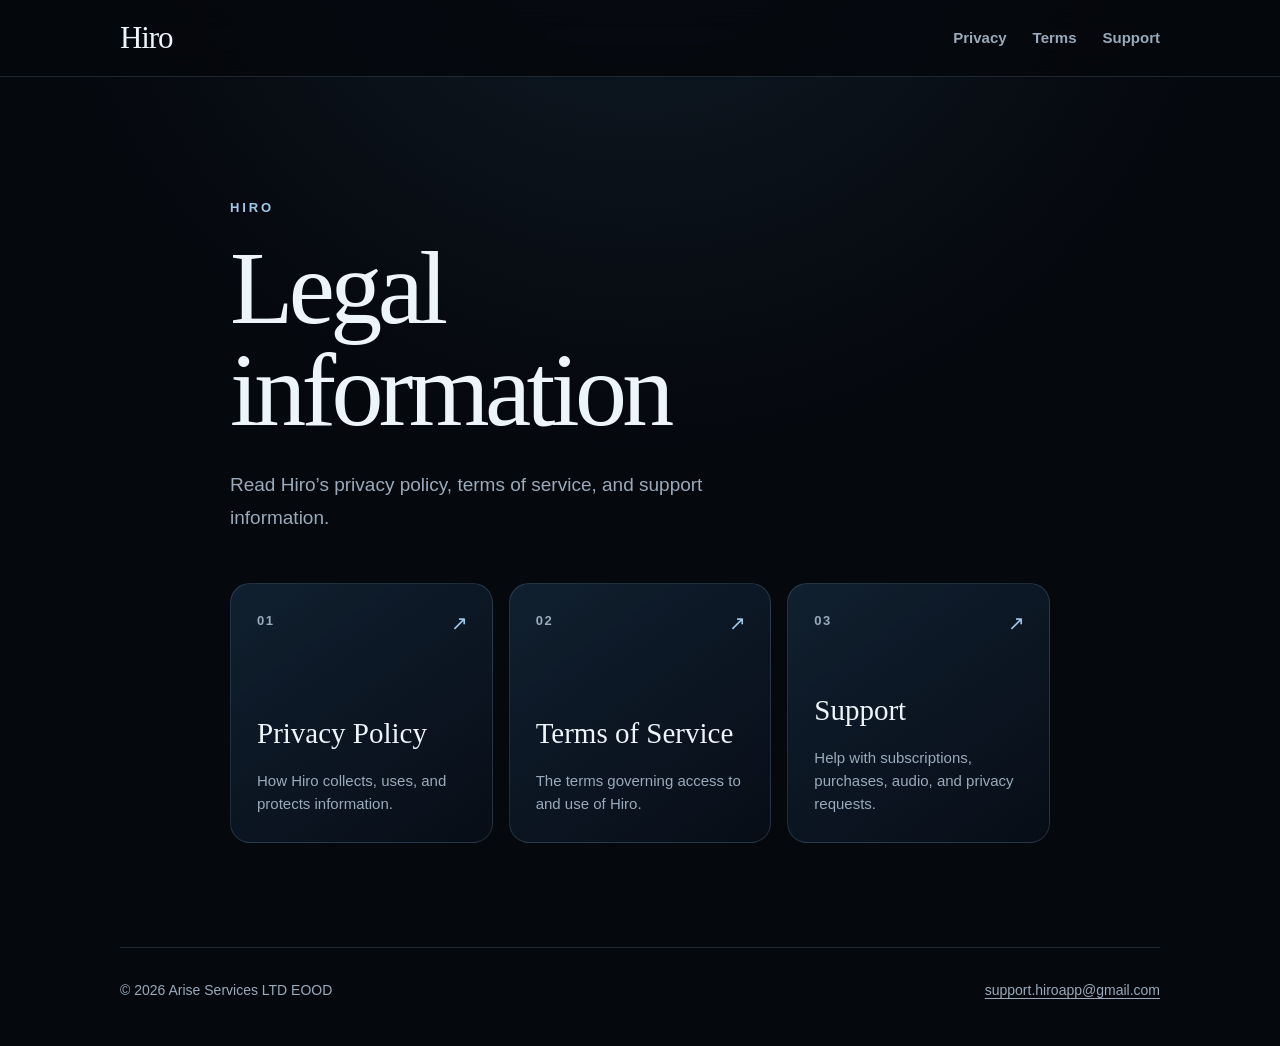
<file: index.html>
<!doctype html>
<html lang="en">
<head>
  <meta charset="utf-8">
  <meta name="viewport" content="width=device-width, initial-scale=1">
  <meta name="theme-color" content="#05080D">
  <meta name="description" content="Privacy Policy, Terms of Service, and Support for Hiro.">
  <link rel="icon" type="image/svg+xml" href="data:image/svg+xml,%3Csvg xmlns='http://www.w3.org/2000/svg' viewBox='0 0 64 64'%3E%3Crect width='64' height='64' rx='14' fill='%2305080D'/%3E%3Cpath d='M18 16v32M46 16v32M18 32h28' fill='none' stroke='%23EDF4FA' stroke-width='6' stroke-linecap='round'/%3E%3C/svg%3E">
  <link rel="stylesheet" href="./styles.css">
  <title>Legal · Hiro</title>
</head>
<body>
  <header class="site-header">
    <nav class="nav" aria-label="Hiro pages">
      <a class="brand" href="./" aria-label="Hiro home">Hiro</a>
      <div class="nav-links">
        <a href="./privacy/">Privacy</a>
        <a href="./terms/">Terms</a>
        <a href="./support/">Support</a>
      </div>
    </nav>
  </header>
  <main class="page">
    
    <section class="legal-home">
      <p class="eyebrow">HIRO</p>
      <h1>Legal information</h1>
      <p class="intro">Read Hiro’s privacy policy, terms of service, and support information.</p>
      <div class="legal-grid">
        <a class="legal-card" href="./privacy/">
          <span class="card-number">01</span>
          <span class="card-title">Privacy Policy</span>
          <span class="card-copy">How Hiro collects, uses, and protects information.</span>
          <span class="card-arrow" aria-hidden="true">↗</span>
        </a>
        <a class="legal-card" href="./terms/">
          <span class="card-number">02</span>
          <span class="card-title">Terms of Service</span>
          <span class="card-copy">The terms governing access to and use of Hiro.</span>
          <span class="card-arrow" aria-hidden="true">↗</span>
        </a>
        <a class="legal-card" href="./support/">
          <span class="card-number">03</span>
          <span class="card-title">Support</span>
          <span class="card-copy">Help with subscriptions, purchases, audio, and privacy requests.</span>
          <span class="card-arrow" aria-hidden="true">↗</span>
        </a>
      </div>
    </section>
    
  </main>
  <footer class="site-footer">
    <span>© 2026 Arise Services LTD EOOD</span>
    <a href="mailto:support.hiroapp@gmail.com">support.hiroapp@gmail.com</a>
  </footer>
</body>
</html>
</file>
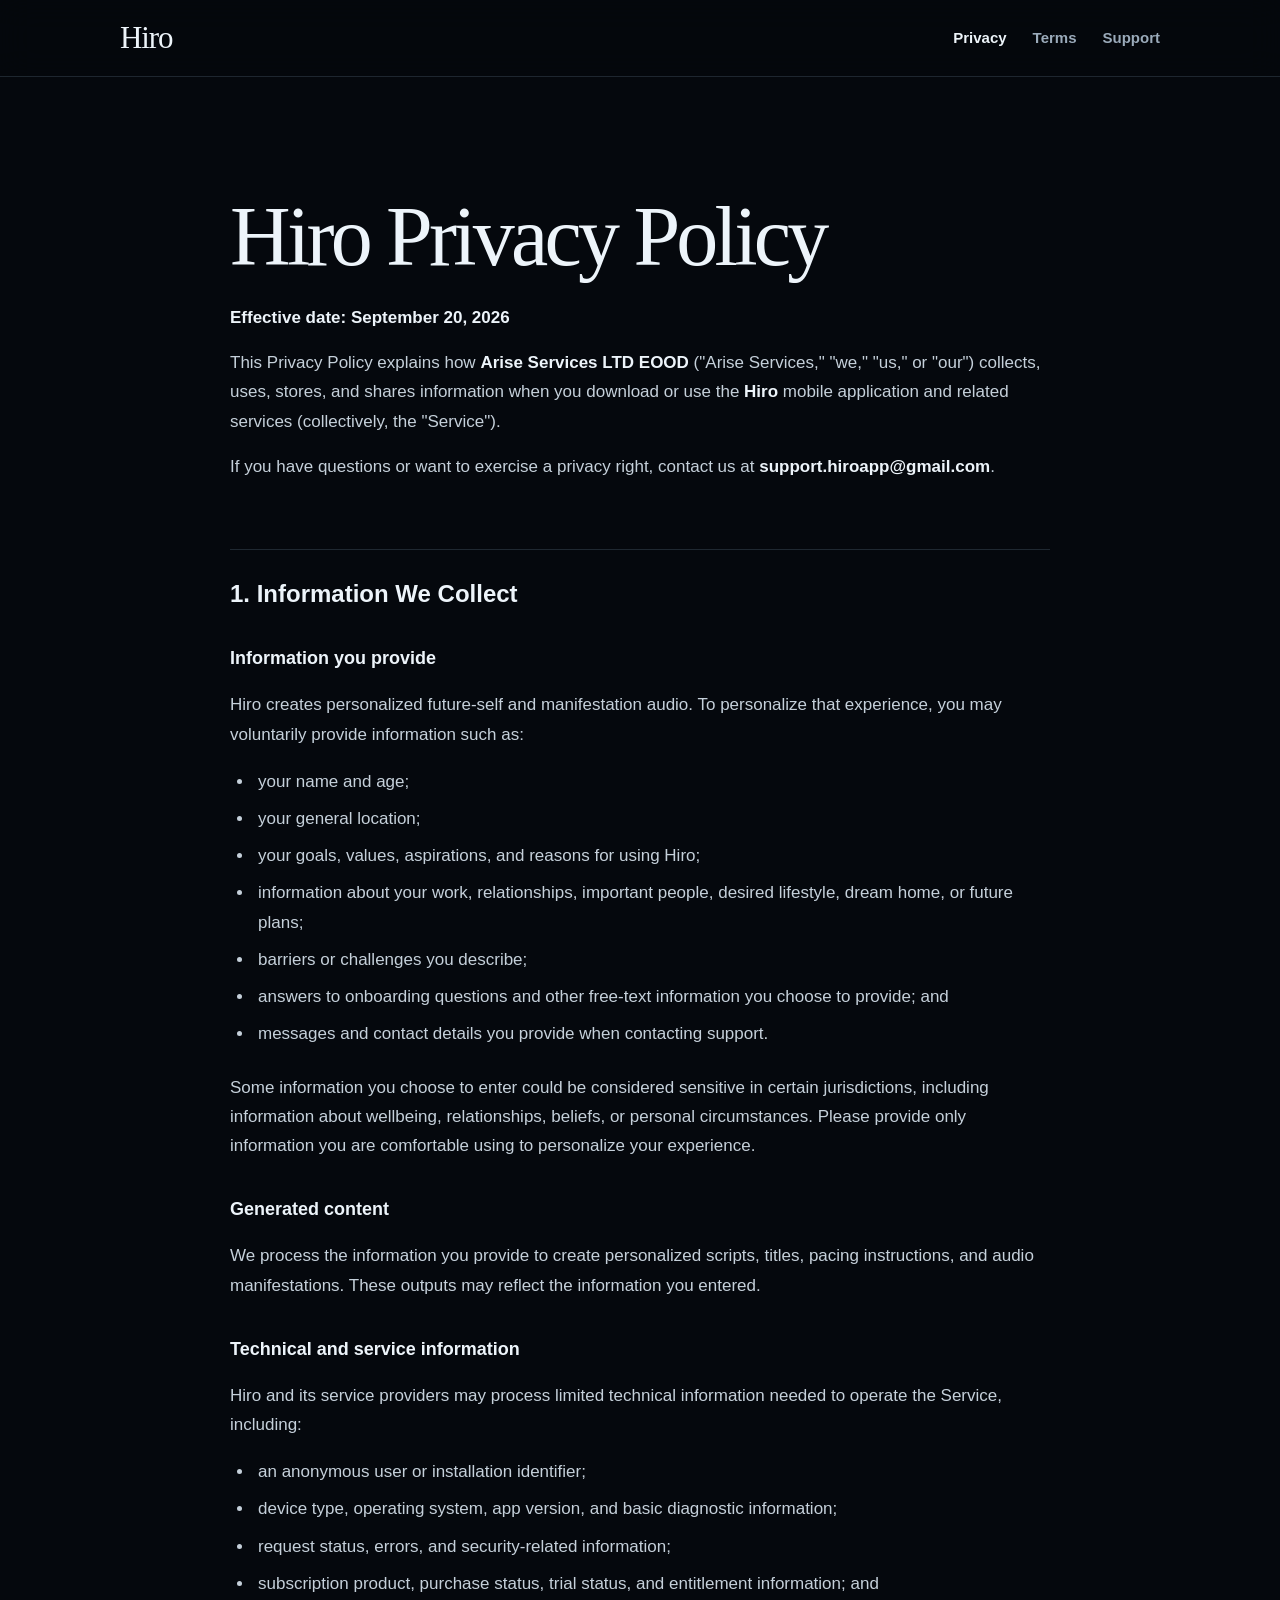
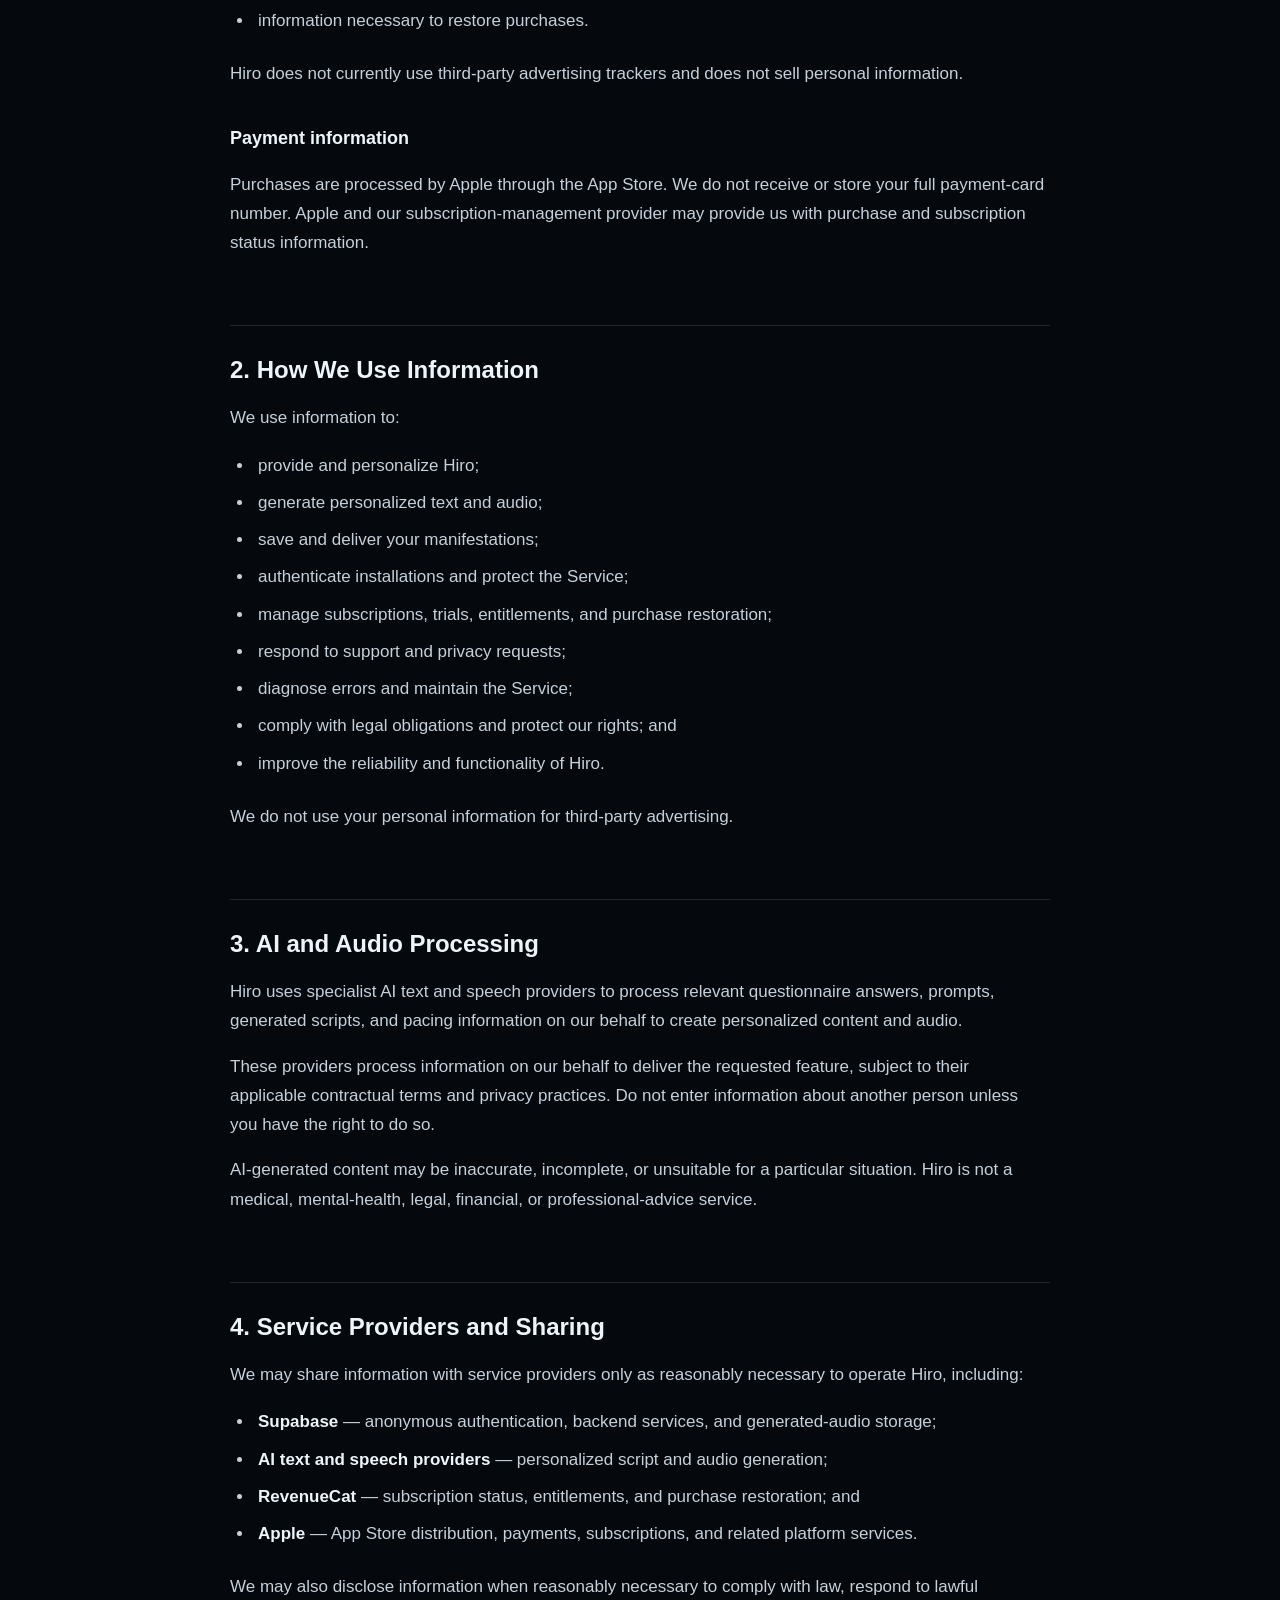
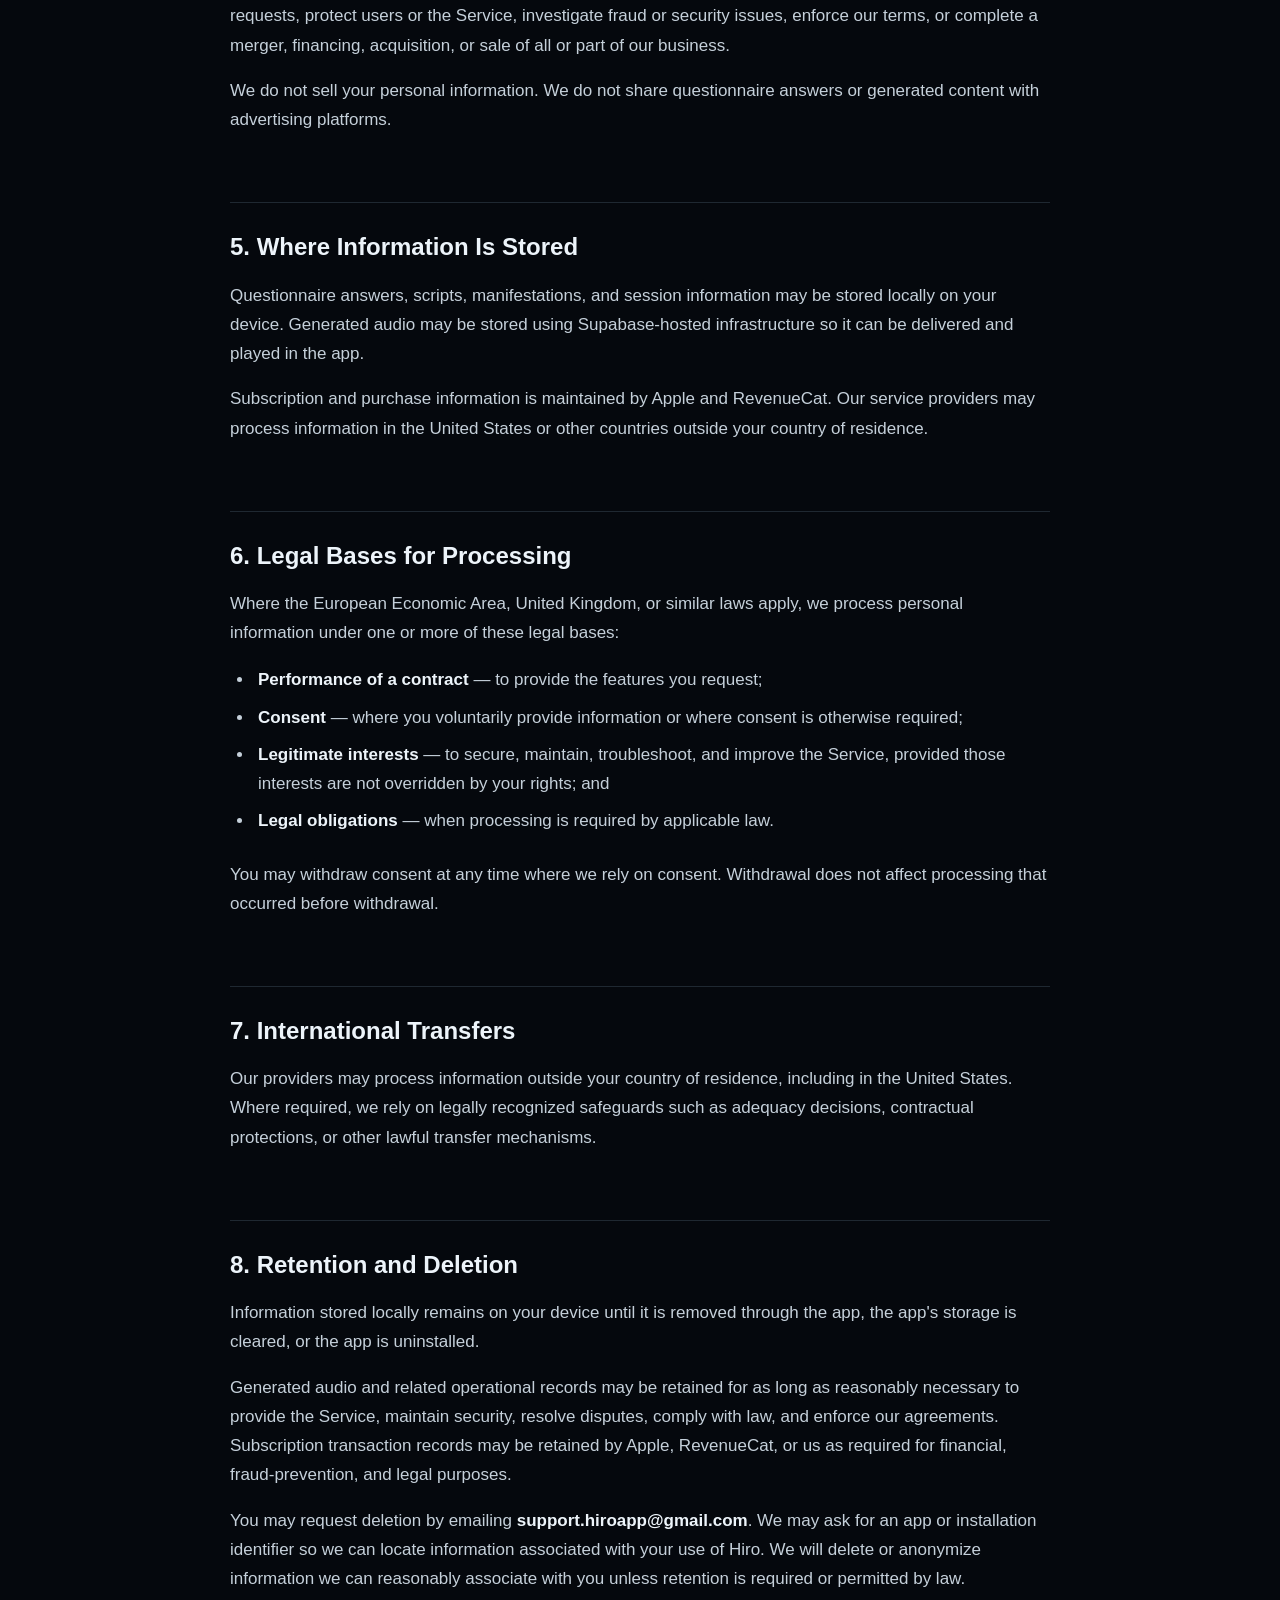
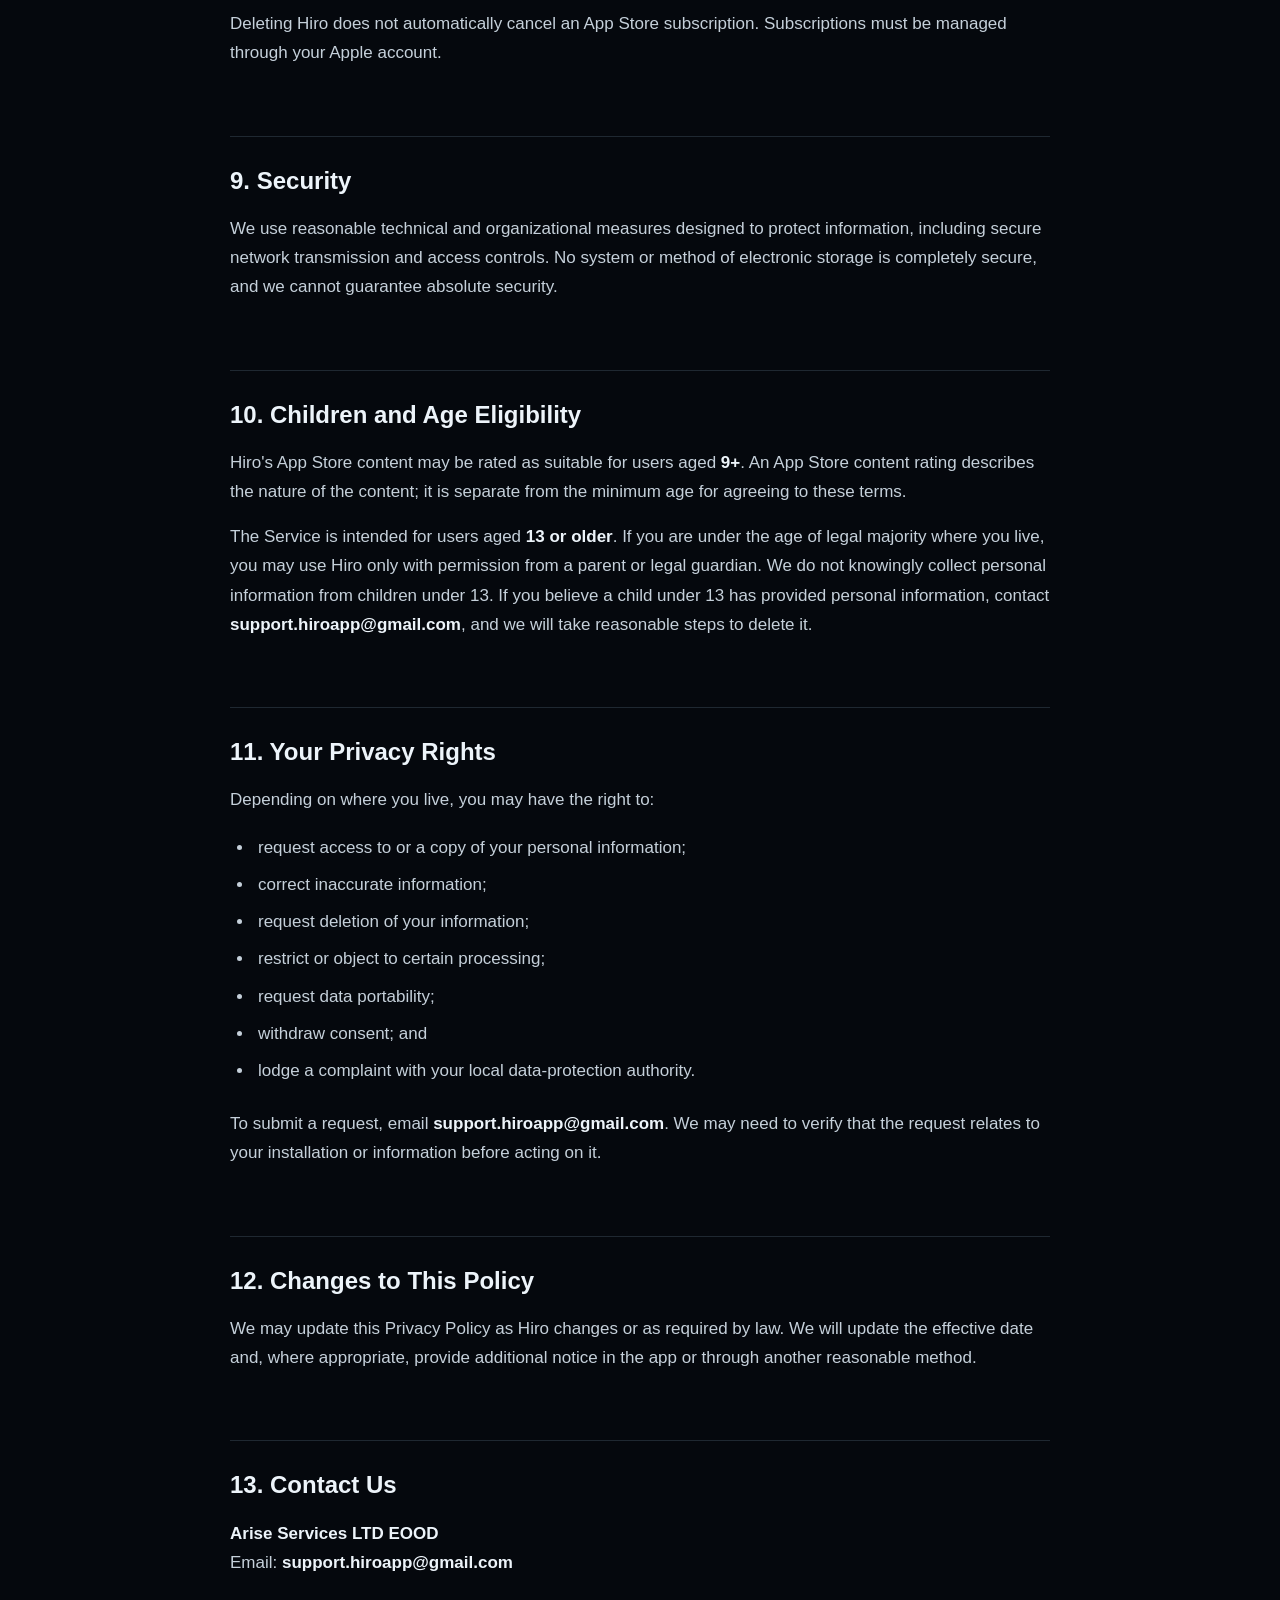
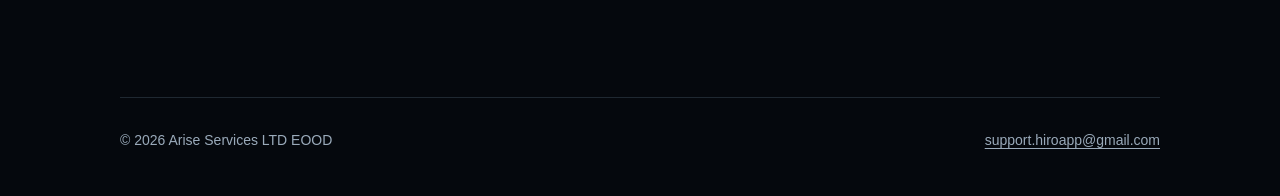
<file: privacy/index.html>
<!doctype html>
<html lang="en">
<head>
  <meta charset="utf-8">
  <meta name="viewport" content="width=device-width, initial-scale=1">
  <meta name="theme-color" content="#05080D">
  <meta name="description" content="Privacy Policy for the Hiro mobile application.">
  <link rel="icon" type="image/svg+xml" href="data:image/svg+xml,%3Csvg xmlns='http://www.w3.org/2000/svg' viewBox='0 0 64 64'%3E%3Crect width='64' height='64' rx='14' fill='%2305080D'/%3E%3Cpath d='M18 16v32M46 16v32M18 32h28' fill='none' stroke='%23EDF4FA' stroke-width='6' stroke-linecap='round'/%3E%3C/svg%3E">
  <link rel="stylesheet" href="../styles.css">
  <title>Privacy Policy · Hiro</title>
</head>
<body>
  <header class="site-header">
    <nav class="nav" aria-label="Hiro pages">
      <a class="brand" href="../" aria-label="Hiro home">Hiro</a>
      <div class="nav-links">
        <a href="../privacy/" aria-current="page">Privacy</a>
        <a href="../terms/">Terms</a>
        <a href="../support/">Support</a>
      </div>
    </nav>
  </header>
  <main class="page">
    <article class="legal"><h1 id="hiro-privacy-policy">Hiro Privacy Policy</h1>
<p><strong>Effective date: September 20, 2026</strong></p>
<p>This Privacy Policy explains how <strong>Arise Services LTD EOOD</strong> (&quot;Arise Services,&quot; &quot;we,&quot; &quot;us,&quot; or &quot;our&quot;) collects, uses, stores, and shares information when you download or use the <strong>Hiro</strong> mobile application and related services (collectively, the &quot;Service&quot;).</p>
<p>If you have questions or want to exercise a privacy right, contact us at <strong>support.hiroapp@gmail.com</strong>.</p>
<h2 id="1-information-we-collect">1. Information We Collect</h2>
<h3 id="information-you-provide">Information you provide</h3>
<p>Hiro creates personalized future-self and manifestation audio. To personalize that experience, you may voluntarily provide information such as:</p>
<ul>
<li>your name and age;</li>
<li>your general location;</li>
<li>your goals, values, aspirations, and reasons for using Hiro;</li>
<li>information about your work, relationships, important people, desired lifestyle, dream home, or future plans;</li>
<li>barriers or challenges you describe;</li>
<li>answers to onboarding questions and other free-text information you choose to provide; and</li>
<li>messages and contact details you provide when contacting support.</li>
</ul>
<p>Some information you choose to enter could be considered sensitive in certain jurisdictions, including information about wellbeing, relationships, beliefs, or personal circumstances. Please provide only information you are comfortable using to personalize your experience.</p>
<h3 id="generated-content">Generated content</h3>
<p>We process the information you provide to create personalized scripts, titles, pacing instructions, and audio manifestations. These outputs may reflect the information you entered.</p>
<h3 id="technical-and-service-information">Technical and service information</h3>
<p>Hiro and its service providers may process limited technical information needed to operate the Service, including:</p>
<ul>
<li>an anonymous user or installation identifier;</li>
<li>device type, operating system, app version, and basic diagnostic information;</li>
<li>request status, errors, and security-related information;</li>
<li>subscription product, purchase status, trial status, and entitlement information; and</li>
<li>information necessary to restore purchases.</li>
</ul>
<p>Hiro does not currently use third-party advertising trackers and does not sell personal information.</p>
<h3 id="payment-information">Payment information</h3>
<p>Purchases are processed by Apple through the App Store. We do not receive or store your full payment-card number. Apple and our subscription-management provider may provide us with purchase and subscription status information.</p>
<h2 id="2-how-we-use-information">2. How We Use Information</h2>
<p>We use information to:</p>
<ul>
<li>provide and personalize Hiro;</li>
<li>generate personalized text and audio;</li>
<li>save and deliver your manifestations;</li>
<li>authenticate installations and protect the Service;</li>
<li>manage subscriptions, trials, entitlements, and purchase restoration;</li>
<li>respond to support and privacy requests;</li>
<li>diagnose errors and maintain the Service;</li>
<li>comply with legal obligations and protect our rights; and</li>
<li>improve the reliability and functionality of Hiro.</li>
</ul>
<p>We do not use your personal information for third-party advertising.</p>
<h2 id="3-ai-and-audio-processing">3. AI and Audio Processing</h2>
<p>Hiro uses specialist AI text and speech providers to process relevant questionnaire answers, prompts, generated scripts, and pacing information on our behalf to create personalized content and audio.</p>
<p>These providers process information on our behalf to deliver the requested feature, subject to their applicable contractual terms and privacy practices. Do not enter information about another person unless you have the right to do so.</p>
<p>AI-generated content may be inaccurate, incomplete, or unsuitable for a particular situation. Hiro is not a medical, mental-health, legal, financial, or professional-advice service.</p>
<h2 id="4-service-providers-and-sharing">4. Service Providers and Sharing</h2>
<p>We may share information with service providers only as reasonably necessary to operate Hiro, including:</p>
<ul>
<li><strong>Supabase</strong> — anonymous authentication, backend services, and generated-audio storage;</li>
<li><strong>AI text and speech providers</strong> — personalized script and audio generation;</li>
<li><strong>RevenueCat</strong> — subscription status, entitlements, and purchase restoration; and</li>
<li><strong>Apple</strong> — App Store distribution, payments, subscriptions, and related platform services.</li>
</ul>
<p>We may also disclose information when reasonably necessary to comply with law, respond to lawful requests, protect users or the Service, investigate fraud or security issues, enforce our terms, or complete a merger, financing, acquisition, or sale of all or part of our business.</p>
<p>We do not sell your personal information. We do not share questionnaire answers or generated content with advertising platforms.</p>
<h2 id="5-where-information-is-stored">5. Where Information Is Stored</h2>
<p>Questionnaire answers, scripts, manifestations, and session information may be stored locally on your device. Generated audio may be stored using Supabase-hosted infrastructure so it can be delivered and played in the app.</p>
<p>Subscription and purchase information is maintained by Apple and RevenueCat. Our service providers may process information in the United States or other countries outside your country of residence.</p>
<h2 id="6-legal-bases-for-processing">6. Legal Bases for Processing</h2>
<p>Where the European Economic Area, United Kingdom, or similar laws apply, we process personal information under one or more of these legal bases:</p>
<ul>
<li><strong>Performance of a contract</strong> — to provide the features you request;</li>
<li><strong>Consent</strong> — where you voluntarily provide information or where consent is otherwise required;</li>
<li><strong>Legitimate interests</strong> — to secure, maintain, troubleshoot, and improve the Service, provided those interests are not overridden by your rights; and</li>
<li><strong>Legal obligations</strong> — when processing is required by applicable law.</li>
</ul>
<p>You may withdraw consent at any time where we rely on consent. Withdrawal does not affect processing that occurred before withdrawal.</p>
<h2 id="7-international-transfers">7. International Transfers</h2>
<p>Our providers may process information outside your country of residence, including in the United States. Where required, we rely on legally recognized safeguards such as adequacy decisions, contractual protections, or other lawful transfer mechanisms.</p>
<h2 id="8-retention-and-deletion">8. Retention and Deletion</h2>
<p>Information stored locally remains on your device until it is removed through the app, the app&#x27;s storage is cleared, or the app is uninstalled.</p>
<p>Generated audio and related operational records may be retained for as long as reasonably necessary to provide the Service, maintain security, resolve disputes, comply with law, and enforce our agreements. Subscription transaction records may be retained by Apple, RevenueCat, or us as required for financial, fraud-prevention, and legal purposes.</p>
<p>You may request deletion by emailing <strong>support.hiroapp@gmail.com</strong>. We may ask for an app or installation identifier so we can locate information associated with your use of Hiro. We will delete or anonymize information we can reasonably associate with you unless retention is required or permitted by law.</p>
<p>Deleting Hiro does not automatically cancel an App Store subscription. Subscriptions must be managed through your Apple account.</p>
<h2 id="9-security">9. Security</h2>
<p>We use reasonable technical and organizational measures designed to protect information, including secure network transmission and access controls. No system or method of electronic storage is completely secure, and we cannot guarantee absolute security.</p>
<h2 id="10-children-and-age-eligibility">10. Children and Age Eligibility</h2>
<p>Hiro&#x27;s App Store content may be rated as suitable for users aged <strong>9+</strong>. An App Store content rating describes the nature of the content; it is separate from the minimum age for agreeing to these terms.</p>
<p>The Service is intended for users aged <strong>13 or older</strong>. If you are under the age of legal majority where you live, you may use Hiro only with permission from a parent or legal guardian. We do not knowingly collect personal information from children under 13. If you believe a child under 13 has provided personal information, contact <strong>support.hiroapp@gmail.com</strong>, and we will take reasonable steps to delete it.</p>
<h2 id="11-your-privacy-rights">11. Your Privacy Rights</h2>
<p>Depending on where you live, you may have the right to:</p>
<ul>
<li>request access to or a copy of your personal information;</li>
<li>correct inaccurate information;</li>
<li>request deletion of your information;</li>
<li>restrict or object to certain processing;</li>
<li>request data portability;</li>
<li>withdraw consent; and</li>
<li>lodge a complaint with your local data-protection authority.</li>
</ul>
<p>To submit a request, email <strong>support.hiroapp@gmail.com</strong>. We may need to verify that the request relates to your installation or information before acting on it.</p>
<h2 id="12-changes-to-this-policy">12. Changes to This Policy</h2>
<p>We may update this Privacy Policy as Hiro changes or as required by law. We will update the effective date and, where appropriate, provide additional notice in the app or through another reasonable method.</p>
<h2 id="13-contact-us">13. Contact Us</h2>
<p><strong>Arise Services LTD EOOD</strong><br>Email: <strong>support.hiroapp@gmail.com</strong></p></article>
  </main>
  <footer class="site-footer">
    <span>© 2026 Arise Services LTD EOOD</span>
    <a href="mailto:support.hiroapp@gmail.com">support.hiroapp@gmail.com</a>
  </footer>
</body>
</html>
</file>
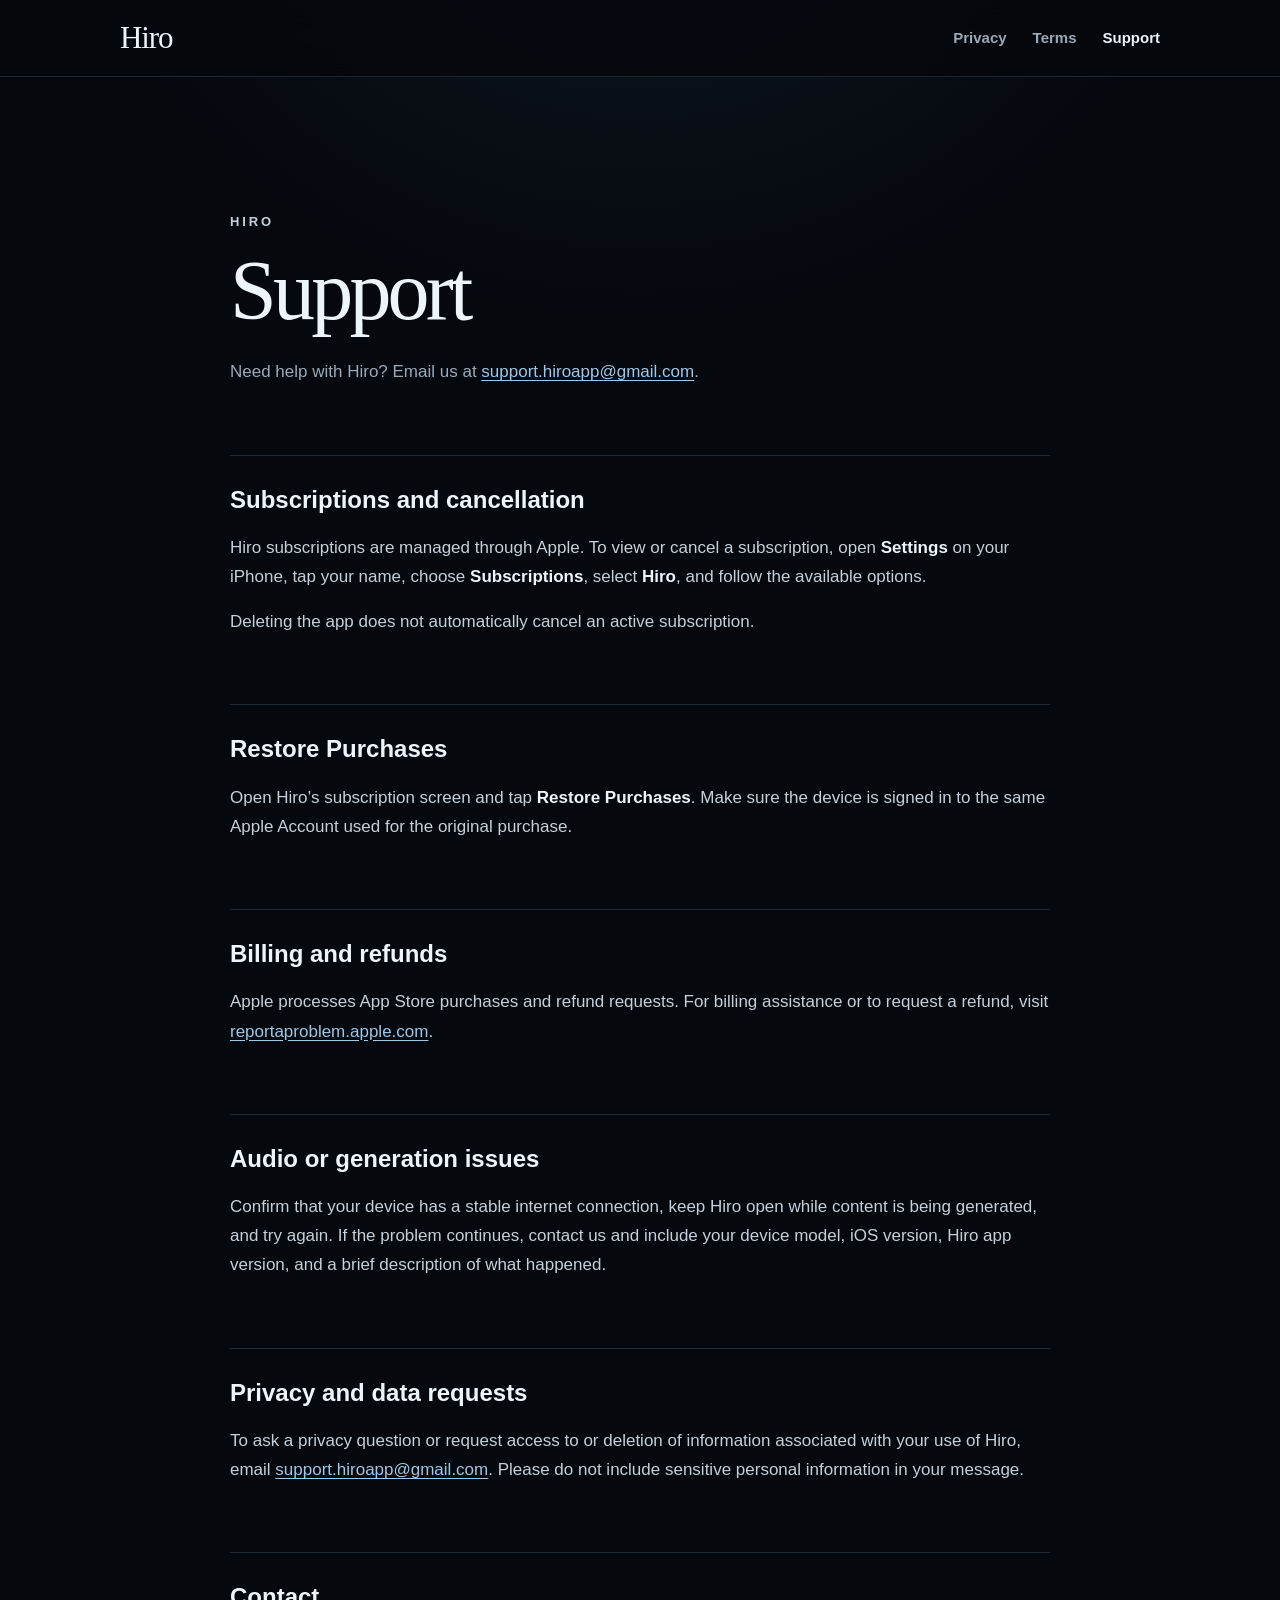
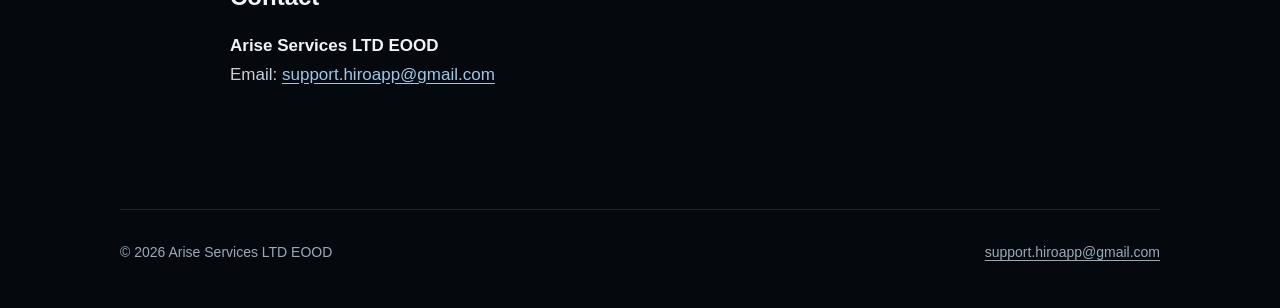
<file: support/index.html>
<!doctype html>
<html lang="en">
<head>
  <meta charset="utf-8">
  <meta name="viewport" content="width=device-width, initial-scale=1">
  <meta name="theme-color" content="#05080D">
  <meta name="description" content="Support and frequently asked questions for the Hiro mobile application.">
  <link rel="icon" type="image/svg+xml" href="data:image/svg+xml,%3Csvg xmlns='http://www.w3.org/2000/svg' viewBox='0 0 64 64'%3E%3Crect width='64' height='64' rx='14' fill='%2305080D'/%3E%3Cpath d='M18 16v32M46 16v32M18 32h28' fill='none' stroke='%23EDF4FA' stroke-width='6' stroke-linecap='round'/%3E%3C/svg%3E">
  <link rel="stylesheet" href="../styles.css">
  <title>Support · Hiro</title>
</head>
<body>
  <header class="site-header">
    <nav class="nav" aria-label="Hiro pages">
      <a class="brand" href="../" aria-label="Hiro home">Hiro</a>
      <div class="nav-links">
        <a href="../privacy/">Privacy</a>
        <a href="../terms/">Terms</a>
        <a href="../support/" aria-current="page">Support</a>
      </div>
    </nav>
  </header>
  <main class="page">
    <article class="legal">
      <p class="eyebrow">HIRO</p>
      <h1>Support</h1>
      <p>Need help with Hiro? Email us at <a href="mailto:support.hiroapp@gmail.com">support.hiroapp@gmail.com</a>.</p>

      <h2>Subscriptions and cancellation</h2>
      <p>Hiro subscriptions are managed through Apple. To view or cancel a subscription, open <strong>Settings</strong> on your iPhone, tap your name, choose <strong>Subscriptions</strong>, select <strong>Hiro</strong>, and follow the available options.</p>
      <p>Deleting the app does not automatically cancel an active subscription.</p>

      <h2>Restore Purchases</h2>
      <p>Open Hiro’s subscription screen and tap <strong>Restore Purchases</strong>. Make sure the device is signed in to the same Apple Account used for the original purchase.</p>

      <h2>Billing and refunds</h2>
      <p>Apple processes App Store purchases and refund requests. For billing assistance or to request a refund, visit <a href="https://reportaproblem.apple.com/">reportaproblem.apple.com</a>.</p>

      <h2>Audio or generation issues</h2>
      <p>Confirm that your device has a stable internet connection, keep Hiro open while content is being generated, and try again. If the problem continues, contact us and include your device model, iOS version, Hiro app version, and a brief description of what happened.</p>

      <h2>Privacy and data requests</h2>
      <p>To ask a privacy question or request access to or deletion of information associated with your use of Hiro, email <a href="mailto:support.hiroapp@gmail.com">support.hiroapp@gmail.com</a>. Please do not include sensitive personal information in your message.</p>

      <h2>Contact</h2>
      <p><strong>Arise Services LTD EOOD</strong><br>Email: <a href="mailto:support.hiroapp@gmail.com">support.hiroapp@gmail.com</a></p>
    </article>
  </main>
  <footer class="site-footer">
    <span>© 2026 Arise Services LTD EOOD</span>
    <a href="mailto:support.hiroapp@gmail.com">support.hiroapp@gmail.com</a>
  </footer>
</body>
</html>
</file>
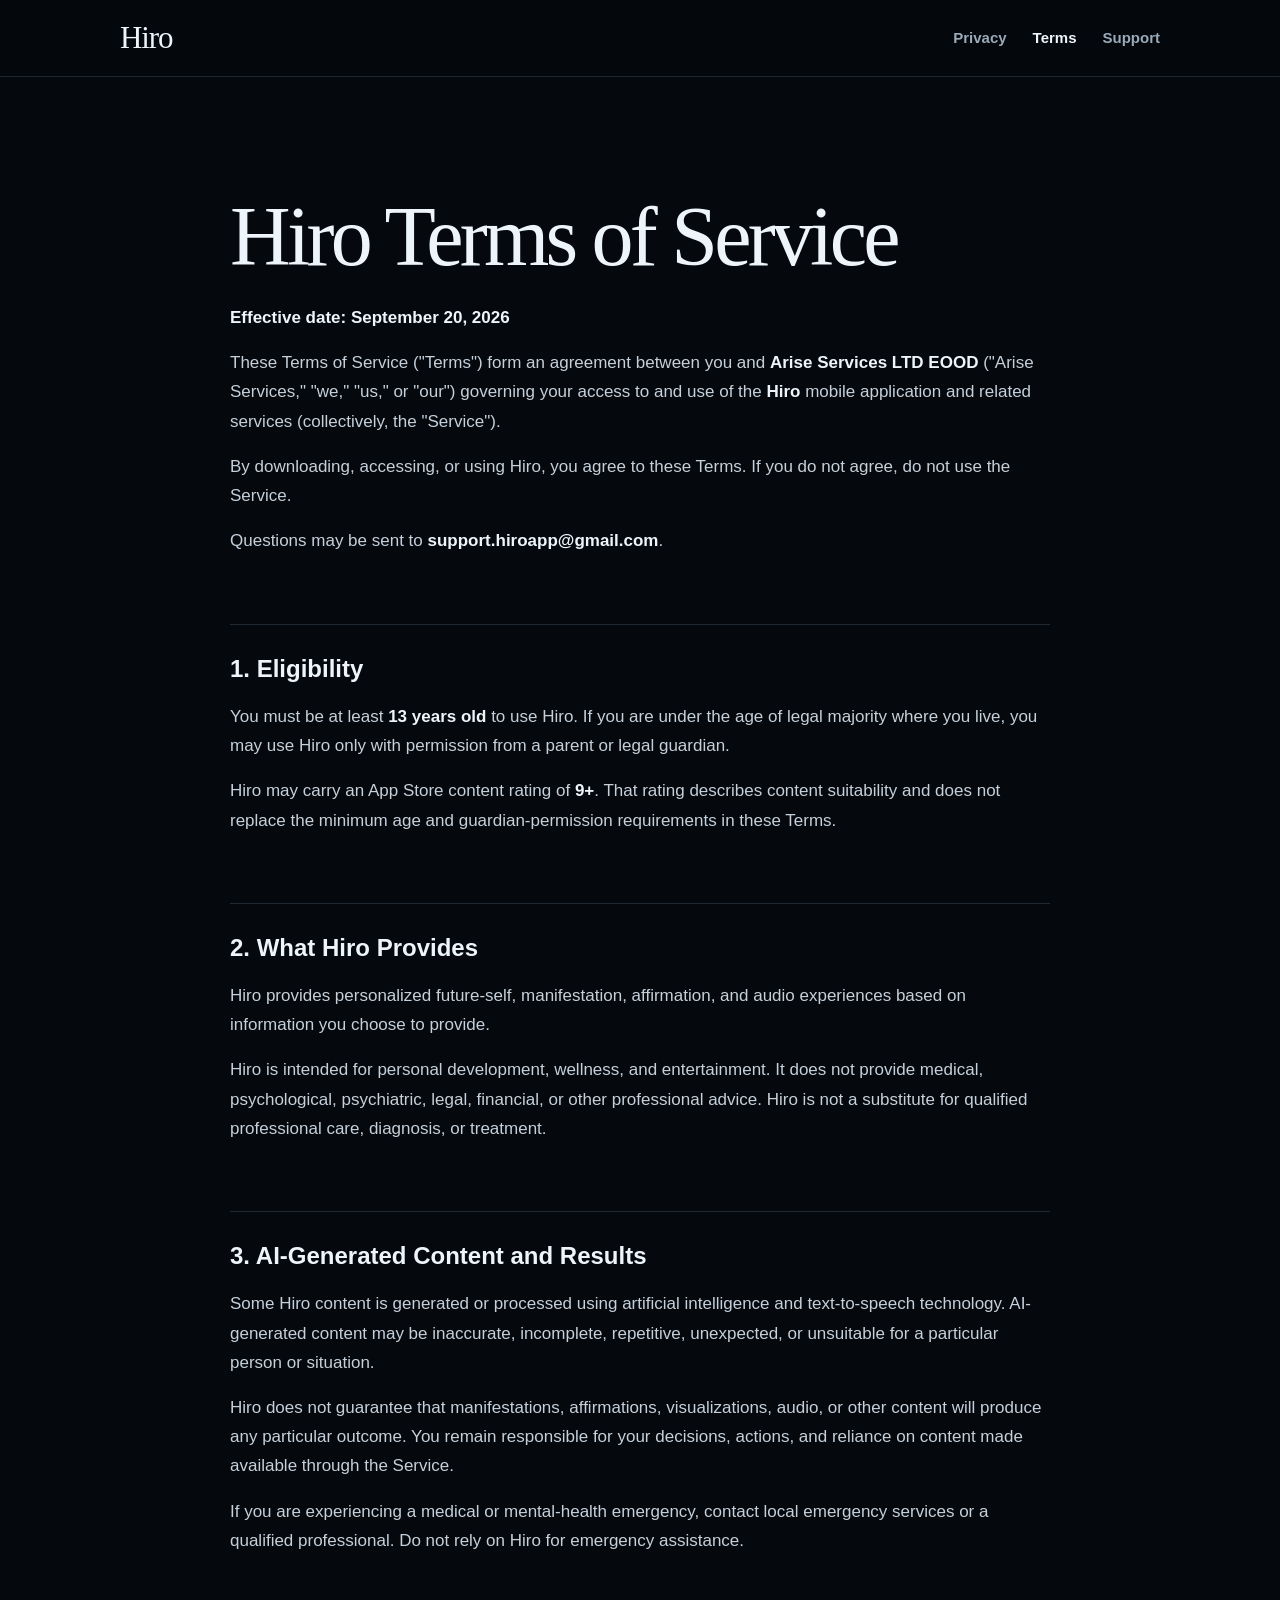
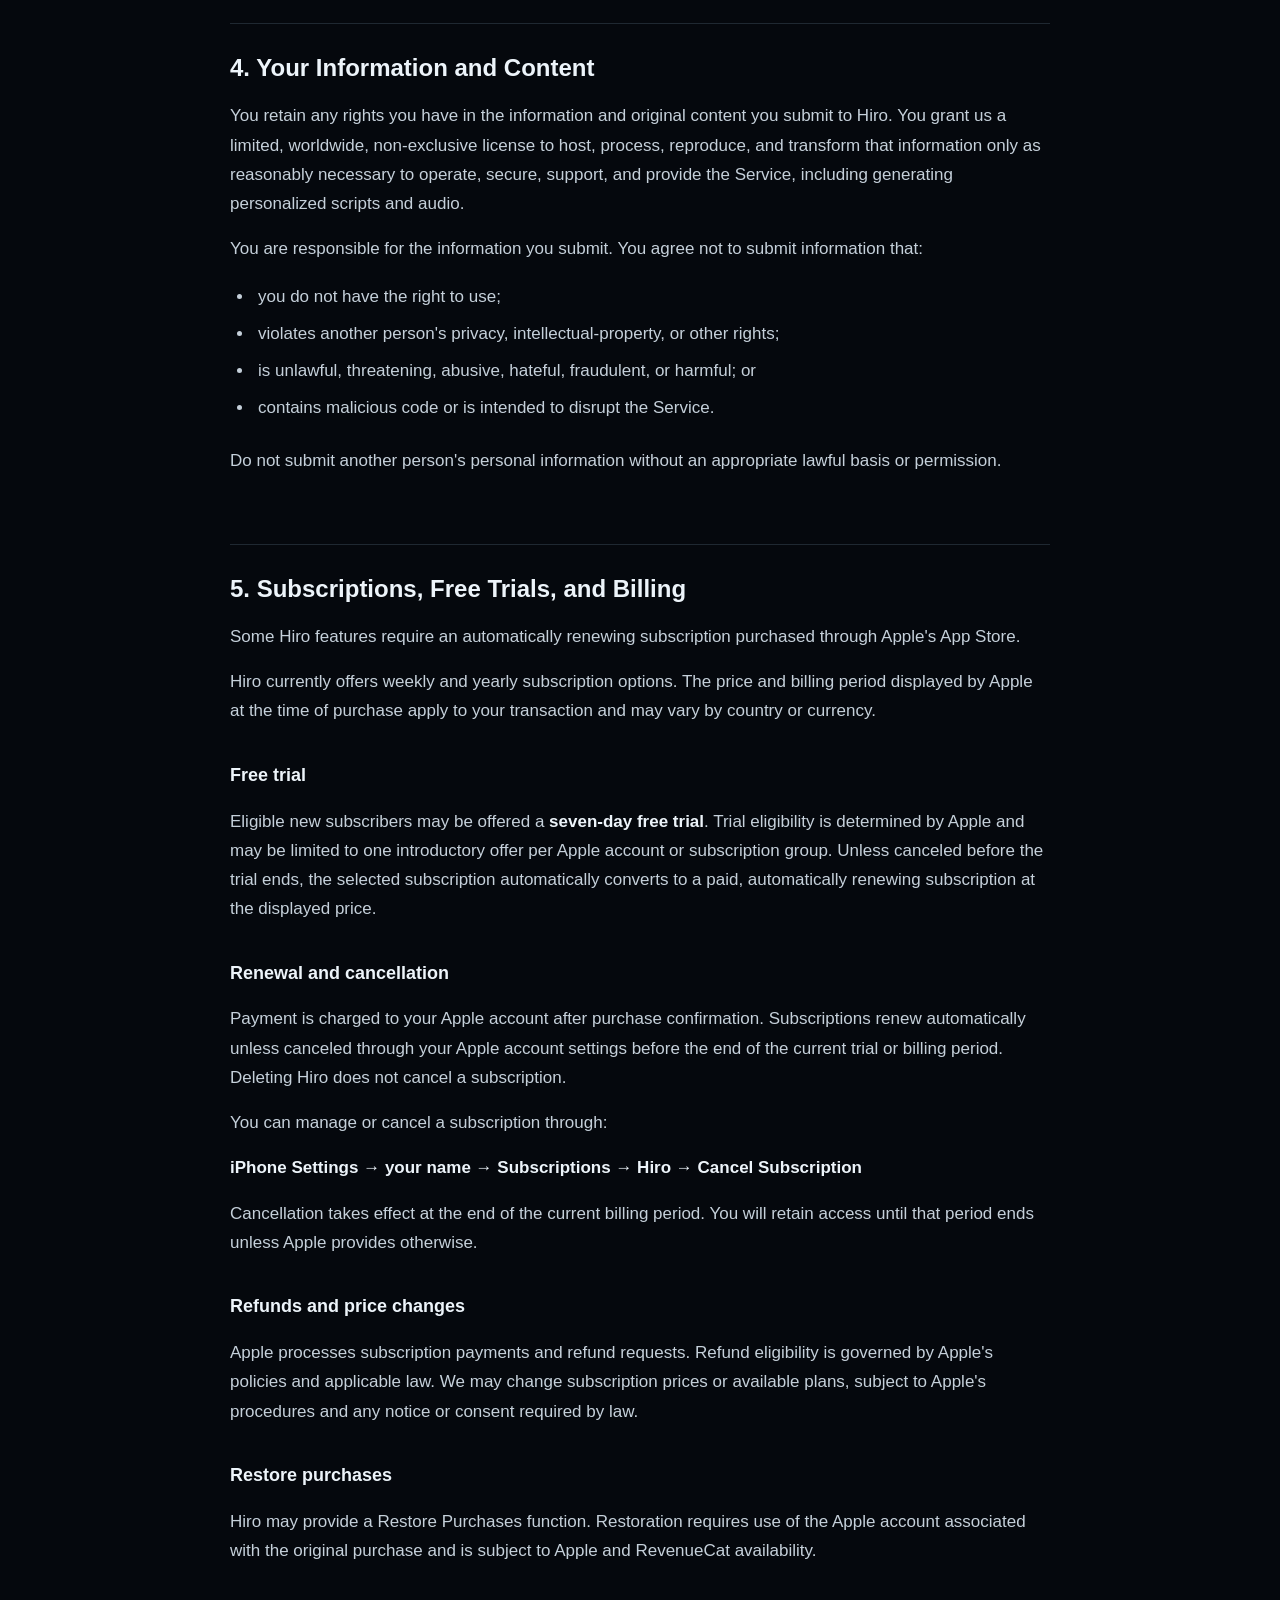
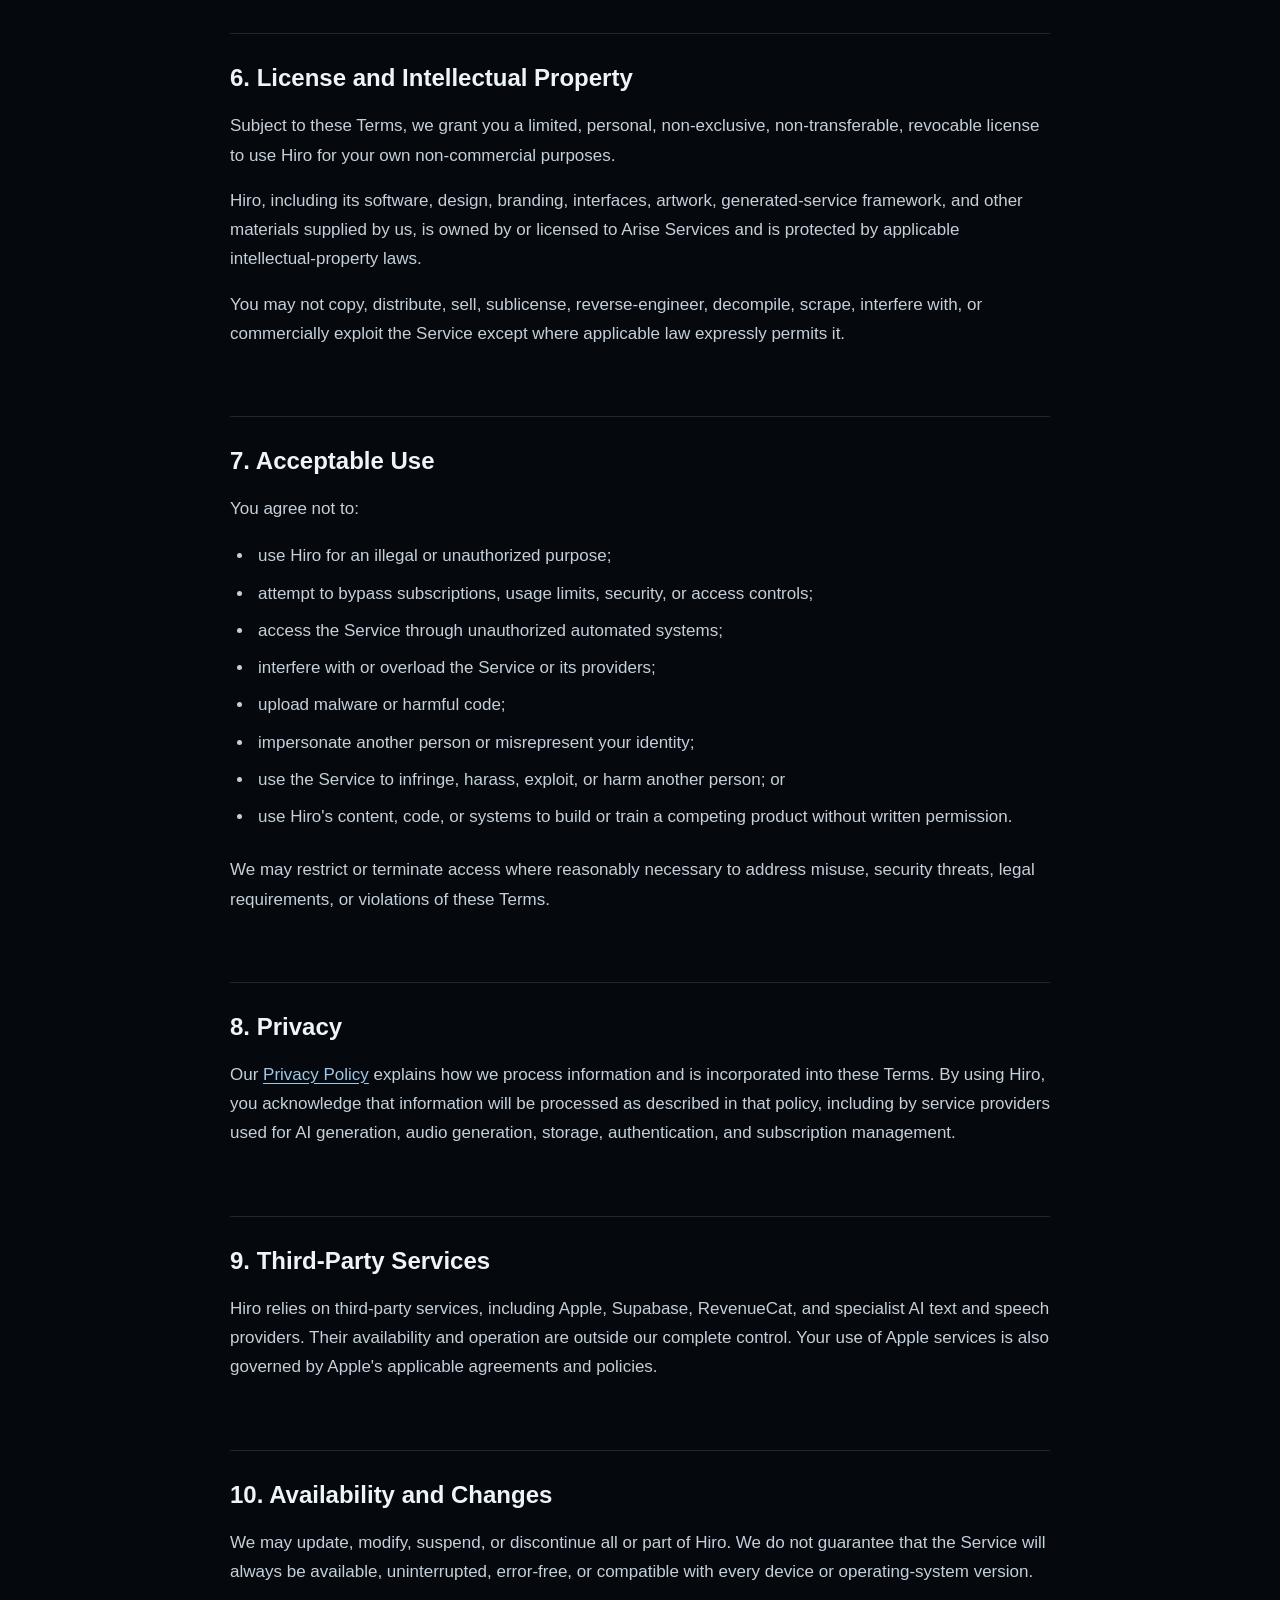
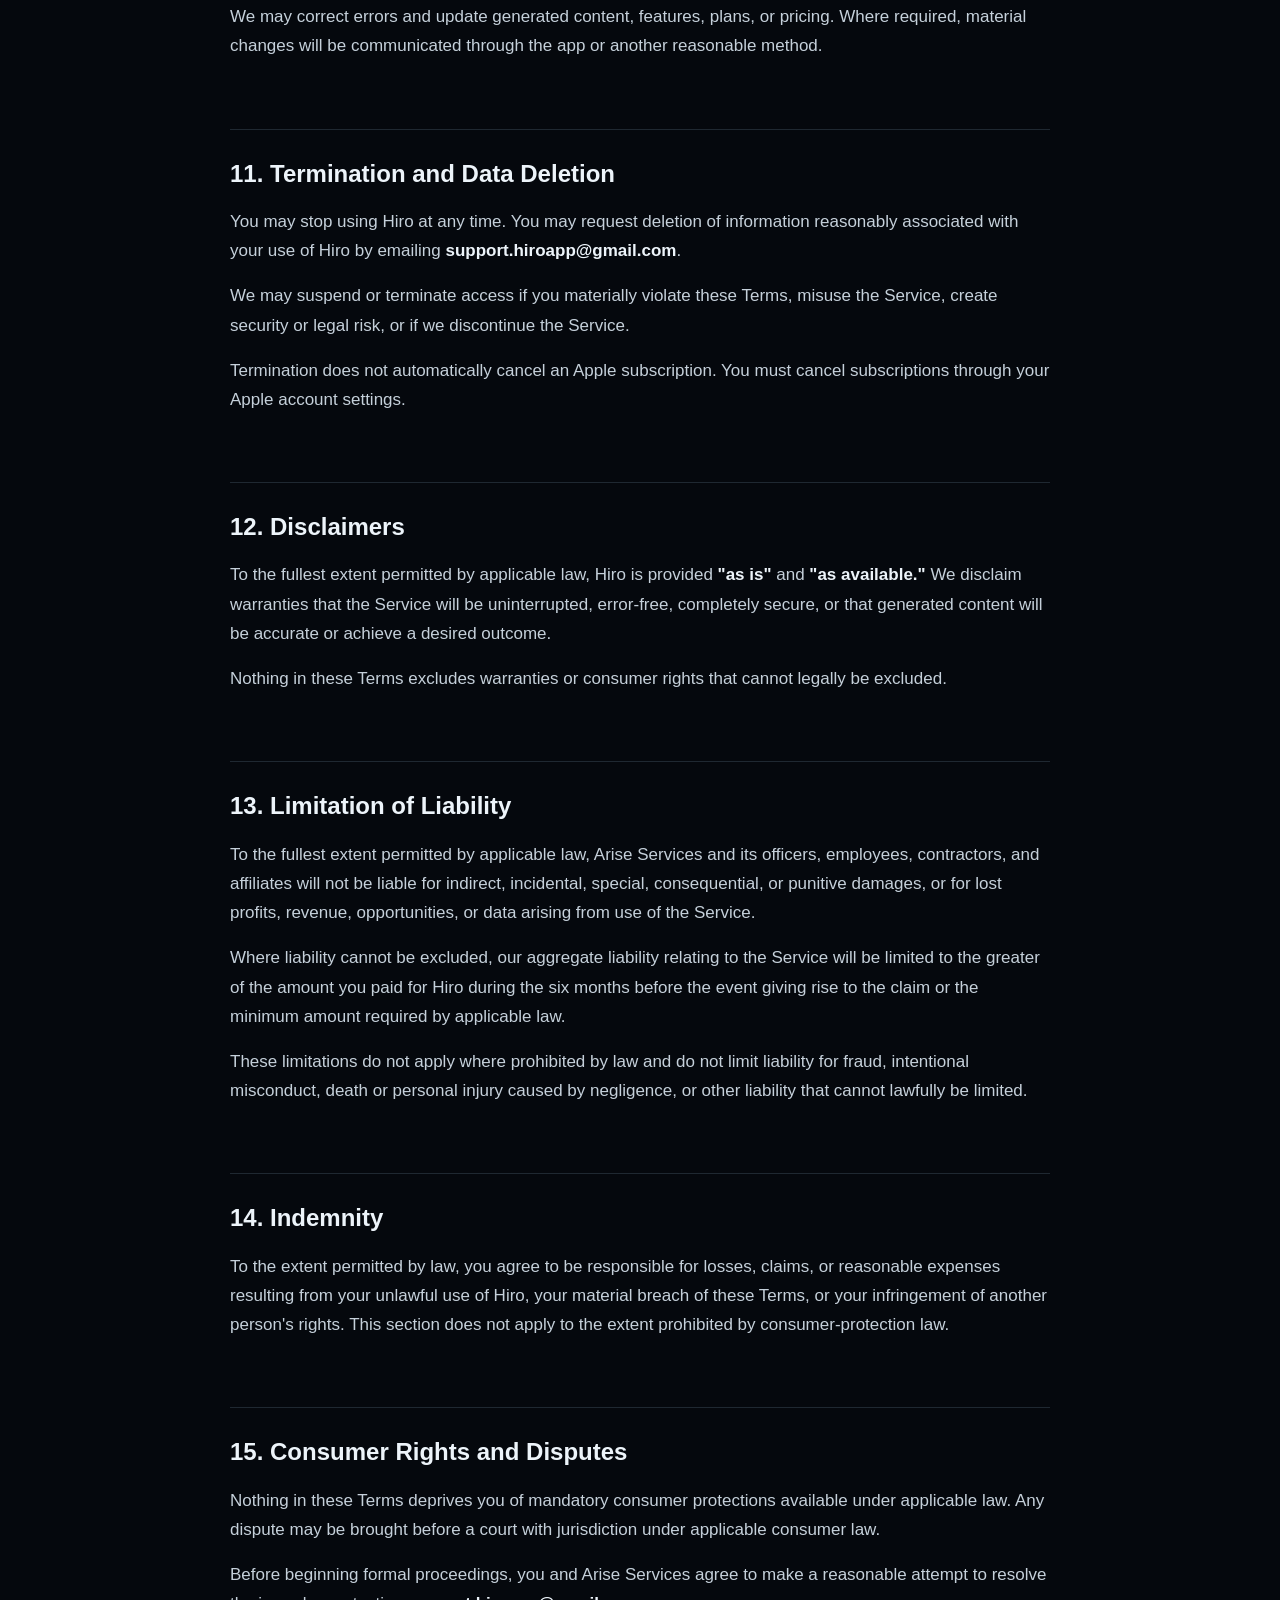
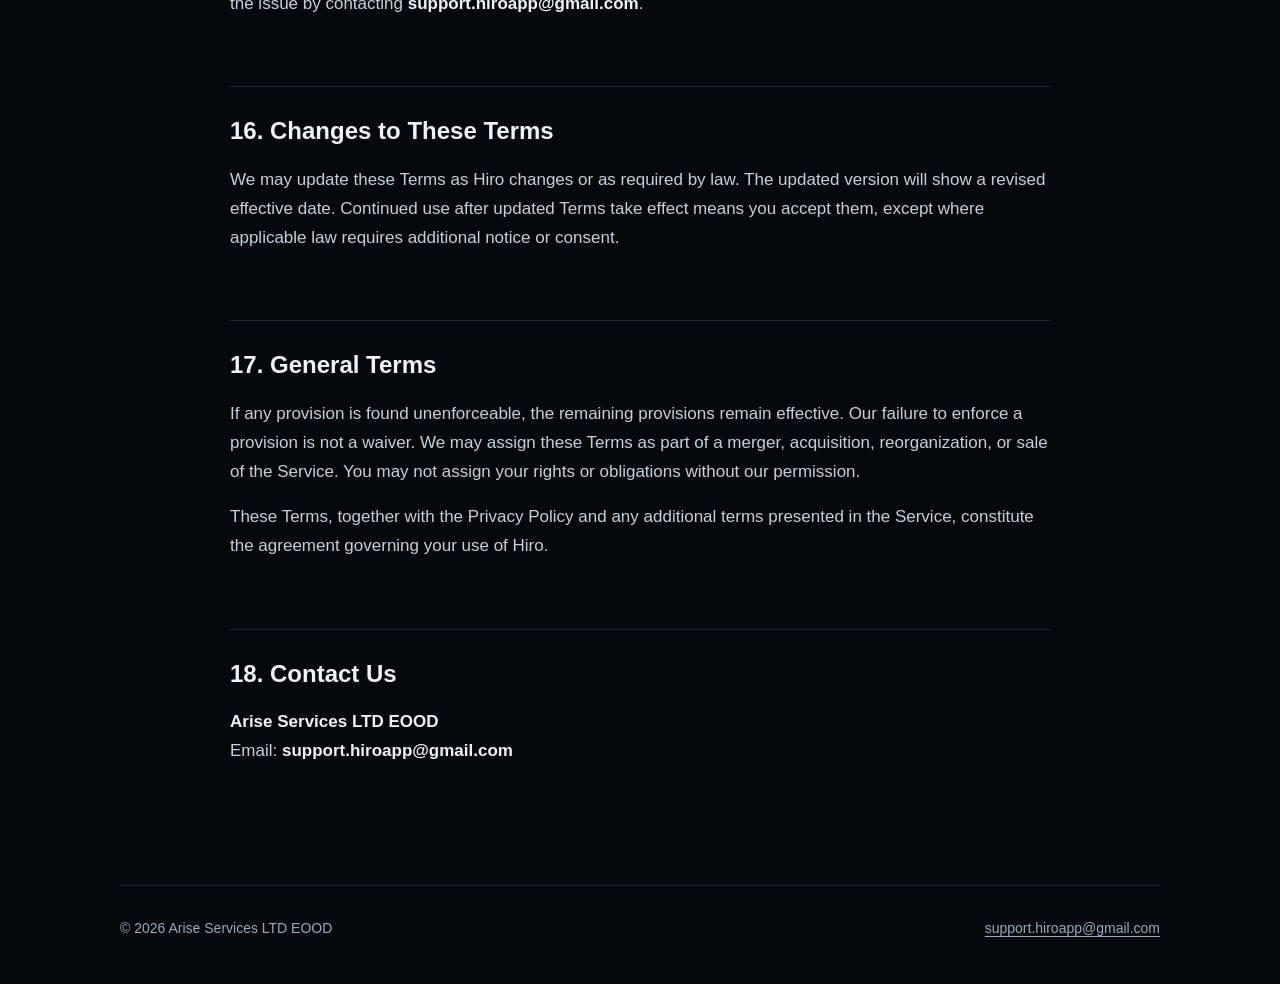
<file: terms/index.html>
<!doctype html>
<html lang="en">
<head>
  <meta charset="utf-8">
  <meta name="viewport" content="width=device-width, initial-scale=1">
  <meta name="theme-color" content="#05080D">
  <meta name="description" content="Terms of Service for the Hiro mobile application.">
  <link rel="icon" type="image/svg+xml" href="data:image/svg+xml,%3Csvg xmlns='http://www.w3.org/2000/svg' viewBox='0 0 64 64'%3E%3Crect width='64' height='64' rx='14' fill='%2305080D'/%3E%3Cpath d='M18 16v32M46 16v32M18 32h28' fill='none' stroke='%23EDF4FA' stroke-width='6' stroke-linecap='round'/%3E%3C/svg%3E">
  <link rel="stylesheet" href="../styles.css">
  <title>Terms of Service · Hiro</title>
</head>
<body>
  <header class="site-header">
    <nav class="nav" aria-label="Hiro pages">
      <a class="brand" href="../" aria-label="Hiro home">Hiro</a>
      <div class="nav-links">
        <a href="../privacy/">Privacy</a>
        <a href="../terms/" aria-current="page">Terms</a>
        <a href="../support/">Support</a>
      </div>
    </nav>
  </header>
  <main class="page">
    <article class="legal"><h1 id="hiro-terms-of-service">Hiro Terms of Service</h1>
<p><strong>Effective date: September 20, 2026</strong></p>
<p>These Terms of Service (&quot;Terms&quot;) form an agreement between you and <strong>Arise Services LTD EOOD</strong> (&quot;Arise Services,&quot; &quot;we,&quot; &quot;us,&quot; or &quot;our&quot;) governing your access to and use of the <strong>Hiro</strong> mobile application and related services (collectively, the &quot;Service&quot;).</p>
<p>By downloading, accessing, or using Hiro, you agree to these Terms. If you do not agree, do not use the Service.</p>
<p>Questions may be sent to <strong>support.hiroapp@gmail.com</strong>.</p>
<h2 id="1-eligibility">1. Eligibility</h2>
<p>You must be at least <strong>13 years old</strong> to use Hiro. If you are under the age of legal majority where you live, you may use Hiro only with permission from a parent or legal guardian.</p>
<p>Hiro may carry an App Store content rating of <strong>9+</strong>. That rating describes content suitability and does not replace the minimum age and guardian-permission requirements in these Terms.</p>
<h2 id="2-what-hiro-provides">2. What Hiro Provides</h2>
<p>Hiro provides personalized future-self, manifestation, affirmation, and audio experiences based on information you choose to provide.</p>
<p>Hiro is intended for personal development, wellness, and entertainment. It does not provide medical, psychological, psychiatric, legal, financial, or other professional advice. Hiro is not a substitute for qualified professional care, diagnosis, or treatment.</p>
<h2 id="3-ai-generated-content-and-results">3. AI-Generated Content and Results</h2>
<p>Some Hiro content is generated or processed using artificial intelligence and text-to-speech technology. AI-generated content may be inaccurate, incomplete, repetitive, unexpected, or unsuitable for a particular person or situation.</p>
<p>Hiro does not guarantee that manifestations, affirmations, visualizations, audio, or other content will produce any particular outcome. You remain responsible for your decisions, actions, and reliance on content made available through the Service.</p>
<p>If you are experiencing a medical or mental-health emergency, contact local emergency services or a qualified professional. Do not rely on Hiro for emergency assistance.</p>
<h2 id="4-your-information-and-content">4. Your Information and Content</h2>
<p>You retain any rights you have in the information and original content you submit to Hiro. You grant us a limited, worldwide, non-exclusive license to host, process, reproduce, and transform that information only as reasonably necessary to operate, secure, support, and provide the Service, including generating personalized scripts and audio.</p>
<p>You are responsible for the information you submit. You agree not to submit information that:</p>
<ul>
<li>you do not have the right to use;</li>
<li>violates another person&#x27;s privacy, intellectual-property, or other rights;</li>
<li>is unlawful, threatening, abusive, hateful, fraudulent, or harmful; or</li>
<li>contains malicious code or is intended to disrupt the Service.</li>
</ul>
<p>Do not submit another person&#x27;s personal information without an appropriate lawful basis or permission.</p>
<h2 id="5-subscriptions-free-trials-and-billing">5. Subscriptions, Free Trials, and Billing</h2>
<p>Some Hiro features require an automatically renewing subscription purchased through Apple&#x27;s App Store.</p>
<p>Hiro currently offers weekly and yearly subscription options. The price and billing period displayed by Apple at the time of purchase apply to your transaction and may vary by country or currency.</p>
<h3 id="free-trial">Free trial</h3>
<p>Eligible new subscribers may be offered a <strong>seven-day free trial</strong>. Trial eligibility is determined by Apple and may be limited to one introductory offer per Apple account or subscription group. Unless canceled before the trial ends, the selected subscription automatically converts to a paid, automatically renewing subscription at the displayed price.</p>
<h3 id="renewal-and-cancellation">Renewal and cancellation</h3>
<p>Payment is charged to your Apple account after purchase confirmation. Subscriptions renew automatically unless canceled through your Apple account settings before the end of the current trial or billing period. Deleting Hiro does not cancel a subscription.</p>
<p>You can manage or cancel a subscription through:</p>
<p><strong>iPhone Settings → your name → Subscriptions → Hiro → Cancel Subscription</strong></p>
<p>Cancellation takes effect at the end of the current billing period. You will retain access until that period ends unless Apple provides otherwise.</p>
<h3 id="refunds-and-price-changes">Refunds and price changes</h3>
<p>Apple processes subscription payments and refund requests. Refund eligibility is governed by Apple&#x27;s policies and applicable law. We may change subscription prices or available plans, subject to Apple&#x27;s procedures and any notice or consent required by law.</p>
<h3 id="restore-purchases">Restore purchases</h3>
<p>Hiro may provide a Restore Purchases function. Restoration requires use of the Apple account associated with the original purchase and is subject to Apple and RevenueCat availability.</p>
<h2 id="6-license-and-intellectual-property">6. License and Intellectual Property</h2>
<p>Subject to these Terms, we grant you a limited, personal, non-exclusive, non-transferable, revocable license to use Hiro for your own non-commercial purposes.</p>
<p>Hiro, including its software, design, branding, interfaces, artwork, generated-service framework, and other materials supplied by us, is owned by or licensed to Arise Services and is protected by applicable intellectual-property laws.</p>
<p>You may not copy, distribute, sell, sublicense, reverse-engineer, decompile, scrape, interfere with, or commercially exploit the Service except where applicable law expressly permits it.</p>
<h2 id="7-acceptable-use">7. Acceptable Use</h2>
<p>You agree not to:</p>
<ul>
<li>use Hiro for an illegal or unauthorized purpose;</li>
<li>attempt to bypass subscriptions, usage limits, security, or access controls;</li>
<li>access the Service through unauthorized automated systems;</li>
<li>interfere with or overload the Service or its providers;</li>
<li>upload malware or harmful code;</li>
<li>impersonate another person or misrepresent your identity;</li>
<li>use the Service to infringe, harass, exploit, or harm another person; or</li>
<li>use Hiro&#x27;s content, code, or systems to build or train a competing product without written permission.</li>
</ul>
<p>We may restrict or terminate access where reasonably necessary to address misuse, security threats, legal requirements, or violations of these Terms.</p>
<h2 id="8-privacy">8. Privacy</h2>
<p>Our <a href="../privacy/">Privacy Policy</a> explains how we process information and is incorporated into these Terms. By using Hiro, you acknowledge that information will be processed as described in that policy, including by service providers used for AI generation, audio generation, storage, authentication, and subscription management.</p>
<h2 id="9-third-party-services">9. Third-Party Services</h2>
<p>Hiro relies on third-party services, including Apple, Supabase, RevenueCat, and specialist AI text and speech providers. Their availability and operation are outside our complete control. Your use of Apple services is also governed by Apple&#x27;s applicable agreements and policies.</p>
<h2 id="10-availability-and-changes">10. Availability and Changes</h2>
<p>We may update, modify, suspend, or discontinue all or part of Hiro. We do not guarantee that the Service will always be available, uninterrupted, error-free, or compatible with every device or operating-system version.</p>
<p>We may correct errors and update generated content, features, plans, or pricing. Where required, material changes will be communicated through the app or another reasonable method.</p>
<h2 id="11-termination-and-data-deletion">11. Termination and Data Deletion</h2>
<p>You may stop using Hiro at any time. You may request deletion of information reasonably associated with your use of Hiro by emailing <strong>support.hiroapp@gmail.com</strong>.</p>
<p>We may suspend or terminate access if you materially violate these Terms, misuse the Service, create security or legal risk, or if we discontinue the Service.</p>
<p>Termination does not automatically cancel an Apple subscription. You must cancel subscriptions through your Apple account settings.</p>
<h2 id="12-disclaimers">12. Disclaimers</h2>
<p>To the fullest extent permitted by applicable law, Hiro is provided <strong>&quot;as is&quot;</strong> and <strong>&quot;as available.&quot;</strong> We disclaim warranties that the Service will be uninterrupted, error-free, completely secure, or that generated content will be accurate or achieve a desired outcome.</p>
<p>Nothing in these Terms excludes warranties or consumer rights that cannot legally be excluded.</p>
<h2 id="13-limitation-of-liability">13. Limitation of Liability</h2>
<p>To the fullest extent permitted by applicable law, Arise Services and its officers, employees, contractors, and affiliates will not be liable for indirect, incidental, special, consequential, or punitive damages, or for lost profits, revenue, opportunities, or data arising from use of the Service.</p>
<p>Where liability cannot be excluded, our aggregate liability relating to the Service will be limited to the greater of the amount you paid for Hiro during the six months before the event giving rise to the claim or the minimum amount required by applicable law.</p>
<p>These limitations do not apply where prohibited by law and do not limit liability for fraud, intentional misconduct, death or personal injury caused by negligence, or other liability that cannot lawfully be limited.</p>
<h2 id="14-indemnity">14. Indemnity</h2>
<p>To the extent permitted by law, you agree to be responsible for losses, claims, or reasonable expenses resulting from your unlawful use of Hiro, your material breach of these Terms, or your infringement of another person&#x27;s rights. This section does not apply to the extent prohibited by consumer-protection law.</p>
<h2 id="15-consumer-rights-and-disputes">15. Consumer Rights and Disputes</h2>
<p>Nothing in these Terms deprives you of mandatory consumer protections available under applicable law. Any dispute may be brought before a court with jurisdiction under applicable consumer law.</p>
<p>Before beginning formal proceedings, you and Arise Services agree to make a reasonable attempt to resolve the issue by contacting <strong>support.hiroapp@gmail.com</strong>.</p>
<h2 id="16-changes-to-these-terms">16. Changes to These Terms</h2>
<p>We may update these Terms as Hiro changes or as required by law. The updated version will show a revised effective date. Continued use after updated Terms take effect means you accept them, except where applicable law requires additional notice or consent.</p>
<h2 id="17-general-terms">17. General Terms</h2>
<p>If any provision is found unenforceable, the remaining provisions remain effective. Our failure to enforce a provision is not a waiver. We may assign these Terms as part of a merger, acquisition, reorganization, or sale of the Service. You may not assign your rights or obligations without our permission.</p>
<p>These Terms, together with the Privacy Policy and any additional terms presented in the Service, constitute the agreement governing your use of Hiro.</p>
<h2 id="18-contact-us">18. Contact Us</h2>
<p><strong>Arise Services LTD EOOD</strong><br>Email: <strong>support.hiroapp@gmail.com</strong></p></article>
  </main>
  <footer class="site-footer">
    <span>© 2026 Arise Services LTD EOOD</span>
    <a href="mailto:support.hiroapp@gmail.com">support.hiroapp@gmail.com</a>
  </footer>
</body>
</html>
</file>
<file: styles.css>
:root {
  color-scheme: dark;
  --bg: #05080d;
  --panel: #0a111b;
  --panel-hover: #0d1825;
  --text: #edf4fa;
  --muted: #9aaaba;
  --line: rgba(148, 181, 211, 0.18);
  --accent: #9fc7e8;
  --max: 820px;
}

* {
  box-sizing: border-box;
}

html {
  scroll-behavior: smooth;
}

body {
  min-height: 100vh;
  margin: 0;
  background:
    radial-gradient(circle at 50% -15%, rgba(54, 93, 127, 0.24), transparent 38rem),
    var(--bg);
  color: var(--text);
  font-family: Inter, ui-sans-serif, -apple-system, BlinkMacSystemFont, "Segoe UI", sans-serif;
  font-size: 17px;
  line-height: 1.72;
  -webkit-font-smoothing: antialiased;
}

a {
  color: var(--accent);
  text-underline-offset: 0.18em;
}

a:focus-visible {
  outline: 2px solid var(--accent);
  outline-offset: 4px;
  border-radius: 4px;
}

.site-header {
  border-bottom: 1px solid var(--line);
  background: rgba(5, 8, 13, 0.84);
  backdrop-filter: blur(16px);
}

.nav,
.site-footer {
  width: min(calc(100% - 40px), 1040px);
  margin: 0 auto;
}

.nav {
  min-height: 76px;
  display: flex;
  align-items: center;
  justify-content: space-between;
}

.brand {
  color: var(--text);
  font-family: Georgia, "Times New Roman", serif;
  font-size: 31px;
  letter-spacing: -0.035em;
  text-decoration: none;
}

.nav-links {
  display: flex;
  gap: 26px;
}

.nav-links a {
  color: var(--muted);
  font-size: 15px;
  font-weight: 600;
  text-decoration: none;
}

.nav-links a:hover,
.nav-links a[aria-current="page"] {
  color: var(--text);
}

.page {
  width: min(calc(100% - 40px), var(--max));
  margin: 0 auto;
  padding: 76px 0 104px;
}

.legal-home {
  padding-top: 44px;
}

.eyebrow {
  margin: 0 0 18px;
  color: var(--accent);
  font-size: 13px;
  font-weight: 700;
  letter-spacing: 0.22em;
}

.legal-home h1,
.legal h1 {
  margin: 0;
  font-family: Georgia, "Times New Roman", serif;
  font-weight: 400;
  letter-spacing: -0.045em;
}

.legal-home h1 {
  max-width: 650px;
  font-size: clamp(3.4rem, 10vw, 6.5rem);
  line-height: 0.98;
}

.intro {
  max-width: 560px;
  margin: 28px 0 48px;
  color: var(--muted);
  font-size: 19px;
}

.legal-grid {
  display: grid;
  grid-template-columns: repeat(auto-fit, minmax(220px, 1fr));
  gap: 16px;
}

.legal-card {
  min-height: 260px;
  padding: 26px;
  position: relative;
  display: flex;
  flex-direction: column;
  border: 1px solid var(--line);
  border-radius: 20px;
  background: linear-gradient(145deg, rgba(19, 36, 54, 0.86), rgba(8, 14, 23, 0.94));
  color: var(--text);
  text-decoration: none;
  transition: transform 180ms ease, border-color 180ms ease, background 180ms ease;
}

.legal-card:hover {
  transform: translateY(-3px);
  border-color: rgba(159, 199, 232, 0.42);
  background: var(--panel-hover);
}

.card-number {
  color: var(--muted);
  font-size: 13px;
  font-weight: 700;
  letter-spacing: 0.12em;
}

.card-title {
  margin-top: auto;
  font-family: Georgia, "Times New Roman", serif;
  font-size: 29px;
}

.card-copy {
  margin-top: 10px;
  color: var(--muted);
  font-size: 15px;
  line-height: 1.55;
}

.card-arrow {
  position: absolute;
  top: 22px;
  right: 24px;
  color: var(--accent);
  font-size: 20px;
}

.legal {
  padding: 42px 0 0;
}

.legal h1 {
  max-width: 720px;
  font-size: clamp(3rem, 8vw, 5.25rem);
  line-height: 1;
}

.legal h1 + p {
  margin-top: 24px;
  color: var(--muted);
}

.legal h2 {
  margin: 68px 0 18px;
  padding-top: 28px;
  border-top: 1px solid var(--line);
  color: var(--text);
  font-size: 24px;
  line-height: 1.3;
}

.legal h3 {
  margin: 34px 0 12px;
  color: var(--text);
  font-size: 18px;
}

.legal p,
.legal li {
  color: #c5d0da;
}

.legal p {
  margin: 16px 0;
}

.legal ul {
  margin: 18px 0 24px;
  padding-left: 24px;
}

.legal li {
  margin: 8px 0;
  padding-left: 4px;
}

.legal strong {
  color: var(--text);
  font-weight: 650;
}

.site-footer {
  padding: 30px 0 44px;
  display: flex;
  justify-content: space-between;
  gap: 20px;
  border-top: 1px solid var(--line);
  color: var(--muted);
  font-size: 14px;
}

.site-footer a {
  color: var(--muted);
}

@media (max-width: 640px) {
  body {
    font-size: 16px;
  }

  .nav,
  .site-footer,
  .page {
    width: min(calc(100% - 28px), var(--max));
  }

  .nav {
    min-height: 66px;
  }

  .nav-links {
    gap: 18px;
  }

  .page {
    padding: 50px 0 76px;
  }

  .legal-home {
    padding-top: 24px;
  }

  .legal-grid {
    grid-template-columns: 1fr;
  }

  .legal-card {
    min-height: 210px;
  }

  .legal {
    padding-top: 22px;
  }

  .legal h2 {
    margin-top: 54px;
  }

  .site-footer {
    flex-direction: column;
  }
}

@media (prefers-reduced-motion: reduce) {
  html {
    scroll-behavior: auto;
  }

  .legal-card {
    transition: none;
  }
}
</file>
